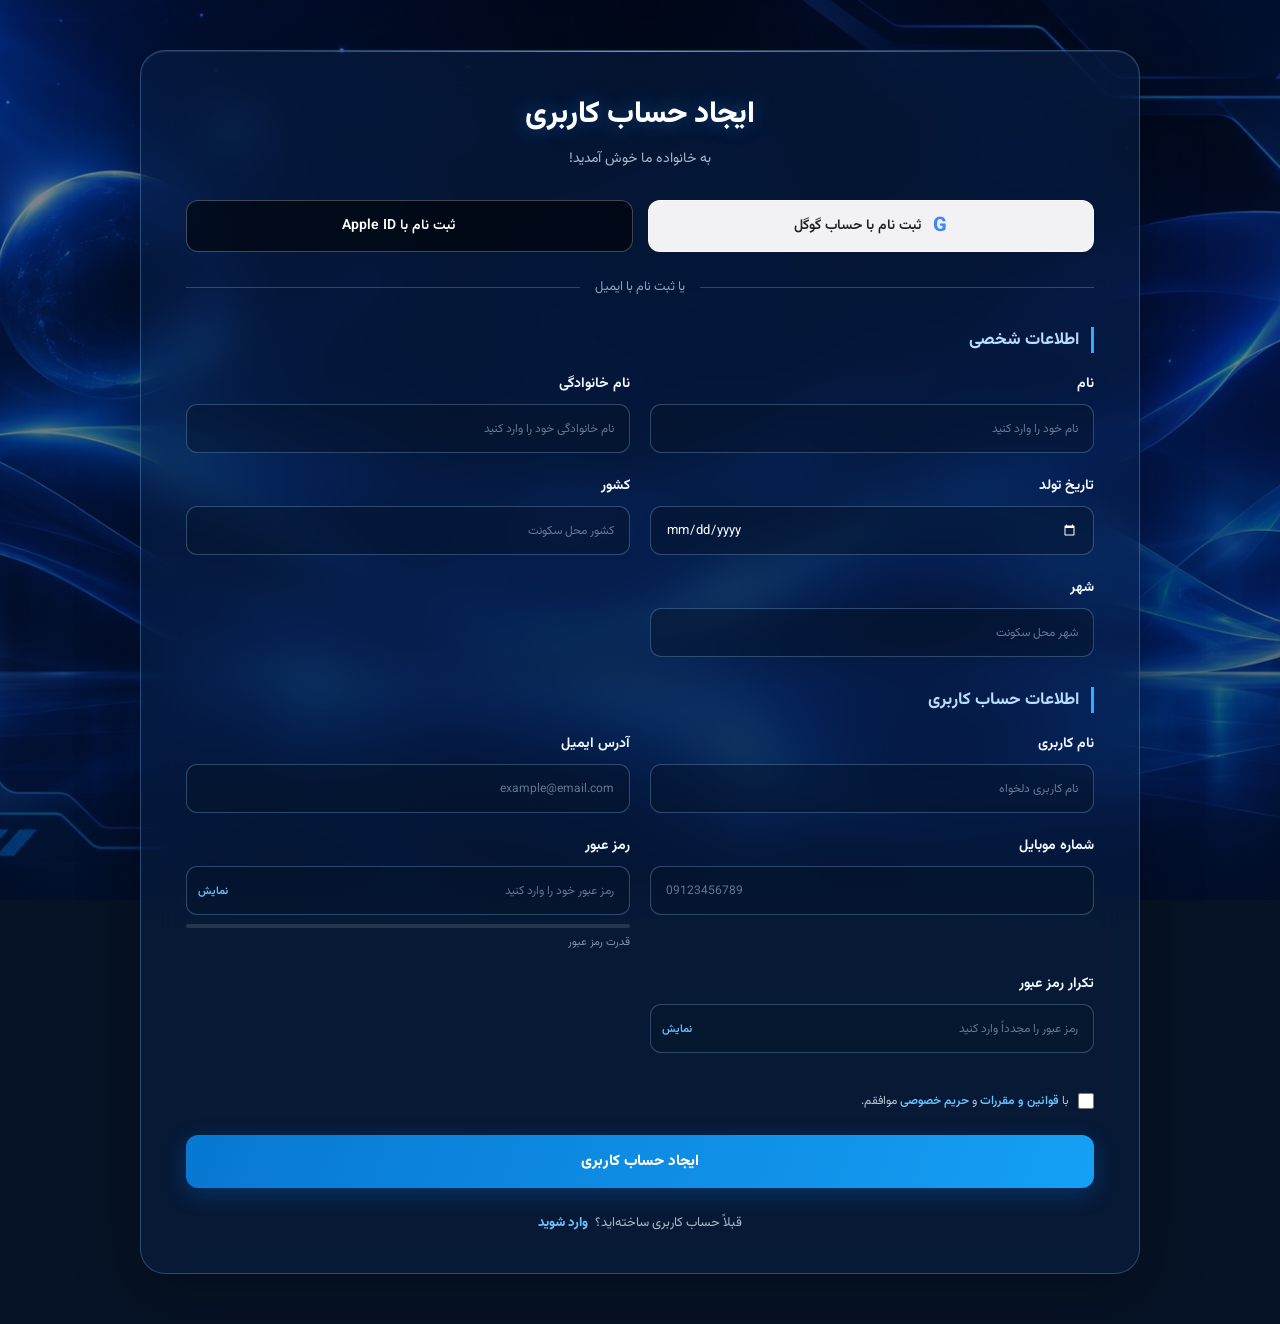
<file: register/register.html>
<!DOCTYPE html>    <!-- خب اینم صفحه ثبت نام ما -->

<html lang="fa" dir="rtl">

<head>

    <!-- بخش هد یا کله سایت -->

    <meta charset="UTF-8">   <!-- برای اینکه فارسی رو درست نشون بده -->
    <meta name="viewport" content="width=device-width, initial-scale=1.0">

    <title>ثبت نام</title>

    <link rel="stylesheet" href="register.css">  <!-- وصل کردن فایل css -->

    <link rel="preconnect" href="https://fonts.googleapis.com">
    <link rel="preconnect" href="https://fonts.gstatic.com" crossorigin>

    <link href="https://fonts.googleapis.com/css2?family=Vazirmatn:wght@400;500;600;700;800&display=swap" rel="stylesheet">

</head>


<body class="register-page">


    <!-- بخش اصلی صفحه ثبت نام -->

    <main class="register-container">

        <section class="register-card">

            <header class="register-header">

                <h1>ایجاد حساب کاربری</h1>

                <p>به خانواده ما خوش آمدید!</p>

            </header>


            <!-- ثبت نام با گوگل و اپل -->

            <div class="social-register">

                <button type="button" class="google-register">
                    <span>G</span>
                    ثبت نام با حساب گوگل
                </button>

                <button type="button" class="apple-register">
                    <span></span>
                    ثبت نام با Apple ID
                </button>

            </div>


            <div class="register-divider">
                <span>یا ثبت نام با ایمیل</span>
            </div>


            <!-- اینجا فرم ثبت نام شروع میشه -->

            <form class="register-form" id="registerForm">

                <div class="form-section">

                    <h2>اطلاعات شخصی</h2>

                    <div class="form-grid">

                        <div class="input-group">
                            <label for="firstName">نام</label>
                            <input
                                type="text"
                                id="firstName"
                                name="firstName"
                                placeholder="نام خود را وارد کنید"
                                autocomplete="given-name"
                                required>
                        </div>

                        <div class="input-group">
                            <label for="lastName">نام خانوادگی</label>
                            <input
                                type="text"
                                id="lastName"
                                name="lastName"
                                placeholder="نام خانوادگی خود را وارد کنید"
                                autocomplete="family-name"
                                required>
                        </div>

                        <div class="input-group">
                            <label for="birthDate">تاریخ تولد</label>
                            <input
                                type="date"
                                id="birthDate"
                                name="birthDate">
                        </div>

                        <div class="input-group">
                            <label for="country">کشور</label>
                            <input
                                type="text"
                                id="country"
                                name="country"
                                placeholder="کشور محل سکونت">
                        </div>

                        <div class="input-group">
                            <label for="city">شهر</label>
                            <input
                                type="text"
                                id="city"
                                name="city"
                                placeholder="شهر محل سکونت">
                        </div>

                    </div>

                </div>


                <!-- بخش اطلاعات حساب کاربری -->

                <div class="form-section">

                    <h2>اطلاعات حساب کاربری</h2>

                    <div class="form-grid">

                        <div class="input-group">
                            <label for="username">نام کاربری</label>
                            <input
                                type="text"
                                id="username"
                                name="username"
                                placeholder="نام کاربری دلخواه"
                                autocomplete="username"
                                required>
                        </div>

                        <div class="input-group">
                            <label for="email">آدرس ایمیل</label>
                            <input
                                type="email"
                                id="email"
                                name="email"
                                placeholder="example@email.com"
                                autocomplete="email"
                                required>
                        </div>

                        <div class="input-group">
                            <label for="phone">شماره موبایل</label>
                            <input
                                type="tel"
                                id="phone"
                                name="phone"
                                placeholder="09123456789"
                                autocomplete="tel"
                                inputmode="tel"
                                required>
                        </div>

                        <div class="input-group">
                            <label for="password">رمز عبور</label>

                            <div class="password-wrapper">

                                <input
                                    type="password"
                                    id="password"
                                    name="password"
                                    placeholder="رمز عبور خود را وارد کنید"
                                    autocomplete="new-password"
                                    required>

                                <!-- دکمه نمایش رمز عبور -->

                                <button
                                    type="button"
                                    class="toggle-password"
                                    data-target="password"
                                    aria-label="نمایش رمز عبور">
                                    نمایش
                                </button>

                            </div>

                            <!-- میزان قوی بودن رمز عبور -->

                            <div class="password-strength">
                                <span class="strength-bar"></span>
                                <small class="strength-text">قدرت رمز عبور</small>
                            </div>

                        </div>

                        <div class="input-group">
                            <label for="confirmPassword">تکرار رمز عبور</label>

                            <div class="password-wrapper">

                                <input
                                    type="password"
                                    id="confirmPassword"
                                    name="confirmPassword"
                                    placeholder="رمز عبور را مجدداً وارد کنید"
                                    autocomplete="new-password"
                                    required>

                                <!-- اینم دکمه نمایش رمز تکرار شده -->

                                <button
                                    type="button"
                                    class="toggle-password"
                                    data-target="confirmPassword"
                                    aria-label="نمایش رمز عبور">
                                    نمایش
                                </button>

                            </div>

                            <small class="password-match"></small>

                        </div>

                    </div>

                </div>


                <!-- قوانین و مقررات سایت -->

                <div class="register-terms">

                    <label>
                        <input
                            type="checkbox"
                            id="terms"
                            name="terms"
                            required>

                        <span>
                            با
                            <a href="#" target="_blank">قوانین و مقررات</a>
                            و
                            <a href="#" target="_blank">حریم خصوصی</a>
                            موافقم.
                        </span>
                    </label>

                </div>


                <!-- دکمه ساخت حساب کاربری -->

                <button type="submit" class="register-submit">
                    ایجاد حساب کاربری
                </button>


                <!-- اگر قبلا حساب داشتیم از اینجا وارد میشیم -->

                <div class="login-link">

                    <span>قبلاً حساب کاربری ساخته‌اید؟</span>

                    <a href="../login/index.html">وارد شوید</a>

                </div>

            </form>

        </section>

    </main>

<!-- وصل کردن فایل جاوا اسکریپت به صفحه -->
<script src="register.js"></script>

</body>
</html>
</file>
<file: register/register.css>
/* صفحه ثبت نام و تنظیمات کلی */

* {
    margin: 0;
    padding: 0;
    box-sizing: border-box;
}


.register-page {

    font-family: 'Vazirmatn', sans-serif;
    min-height: 100vh;
    color: #ffffff;
    background-color: #061326;

    background-image:
        linear-gradient(
            rgba(2, 10, 27, 0.48),
            rgba(2, 10, 27, 0.62)
        ),
        url("image/register-desktop.jpg");

    background-size: cover;
    background-position: center;
    background-repeat: no-repeat;
    background-attachment: fixed;

    display: flex;
    justify-content: center;
    align-items: center;padding: 50px 20px;

}


/*محفظه اصلی صفحه ثبت نام */

.register-container {
    width: 100%;
    max-width: 1000px;

    display: flex;
    justify-content: center;
    align-items: center;
}


/* کارت شیشه ای ثبت نام */

.register-card {

    width: 100%;

    padding: 40px 45px;

    background: rgba(9, 35, 72, 0.48);
    border: 1px solid rgba(135, 205, 255, 0.28);
    border-radius: 25px;

    backdrop-filter: blur(22px);
    -webkit-backdrop-filter: blur(22px);

    box-shadow:
        0 15px 60px rgba(0, 0, 0, 0.35),
        inset 0 1px 1px rgba(255, 255, 255, 0.12);

    position: relative;
    overflow: hidden;
}


/* یه خط روشن بالای کارت */

.register-card::before {

    content: "";

    position: absolute;

    top: 0;
    right: 10%;

    width: 80%;
    height: 1px;

    background: linear-gradient(
        90deg,
        transparent,
        rgba(100, 190, 255, 0.8),
        transparent
    );

}


/* بخش عنوان صفحه */

.register-header {

    text-align: center;
    margin-bottom: 30px;

}

.register-header h1 {

    font-size: 30px;
    font-weight: 800;

    color: #ffffff;

    margin-bottom: 10px;

    text-shadow:
        0 0 20px rgba(55, 165, 255, 0.4);

}

.register-header p {

    font-size: 14px;
    font-weight: 400;

    color: rgba(225, 240, 255, 0.75);

}


/* دکمه های ثبت نام با گوگل و اپل */

.social-register {

    display: grid;

    grid-template-columns: repeat(2, 1fr);

    gap: 15px;

    margin-bottom: 25px;

}

.social-register button {

    width: 100%;
    height: 52px;

    display: flex;
    align-items: center;
    justify-content: center;

    gap: 12px;

    border-radius: 12px;

    font-family: inherit;
    font-size: 14px;
    font-weight: 600;

    cursor: pointer;

    transition: 0.3s ease;

}

.google-register {

    background: rgba(255, 255, 255, 0.95);

    color: #202124;

    border: 1px solid rgba(255, 255, 255, 0.5);

}

.google-register span {

    font-size: 20px;
    font-weight: 800;

    color: #4285F4;

}

.apple-register {

    background: rgba(0, 0, 0, 0.55);

    color: #ffffff;

    border: 1px solid rgba(255, 255, 255, 0.25);

}

.apple-register span {

    font-size: 23px;

}

.social-register button:hover {

    transform: translateY(-3px);

    box-shadow:
        0 8px 22px rgba(0, 0, 0, 0.25);

}


/* خط جدا کننده بین دکمه ها و فرم */

.register-divider {

    display: flex;
    align-items: center;

    gap: 15px;

    margin: 25px 0 30px;

    color: rgba(220, 235, 255, 0.65);

    font-size: 13px;

}

.register-divider::before,
.register-divider::after {

    content: "";

    height: 1px;

    flex: 1;

    background: rgba(180, 215, 255, 0.25);

}


/* بخش های مختلف فرم ثبت نام */

.register-form {

    width: 100%;

}

.form-section {

    margin-bottom: 30px;

}

.form-section h2 {

    font-size: 17px;
    font-weight: 700;

    color: #b8ddff;

    margin-bottom: 20px;

    padding-right: 12px;

    border-right: 3px solid #36aaff;

}


/* چیدن ورودی ها کنار هم */

.form-grid {

    display: grid;

    grid-template-columns: repeat(2, minmax(0, 1fr));

    gap: 22px 20px;

}


/* تنظیمات هر قسمت از ورودی ها */

.input-group {

    display: flex;
    flex-direction: column;

    gap: 9px;

    min-width: 0;

}

.input-group label {

    font-size: 14px;
    font-weight: 700;

    color: #f0f7ff;

}

.input-group input {

    width: 100%;
    height: 49px;

    padding: 0 15px;

    border-radius: 11px;

    outline: none;

    border: 1px solid rgba(155, 205, 255, 0.28);

    background: rgba(5, 20, 43, 0.48);

    color: #ffffff;

    font-family: inherit;
    font-size: 13px;

    transition: 0.3s ease;

}

.input-group input::placeholder {

    color: rgba(205, 225, 245, 0.48);

    font-size: 12px;

}

.input-group input:focus {

    border-color: #45b4ff;

    background: rgba(9, 42, 79, 0.7);

    box-shadow:
        0 0 0 3px rgba(45, 165, 255, 0.12),
        0 0 15px rgba(45, 165, 255, 0.12);

}


/* تنظیمات قسمت انتخاب تاریخ */

.input-group input[type="date"] {

    color-scheme: dark;

    cursor: pointer;

}


/* محفظه مربوط به رمز عبور */

.password-wrapper {

    position: relative;

    width: 100%;

}

.password-wrapper input {

    padding-left: 65px;

}


/* دکمه نمایش و مخفی کردن رمز */

.toggle-password {

    position: absolute;

    left: 12px;
    top: 50%;

    transform: translateY(-50%);

    border: none;
    outline: none;

    background: transparent;

    color: #67c1ff;

    font-family: inherit;
    font-size: 11px;
    font-weight: 600;

    cursor: pointer;

    transition: 0.2s ease;

}

.toggle-password:hover {

    color: #ffffff;

}


/* میزان قدرت رمز عبور */

.password-strength {

    display: flex;
    flex-direction: column;

    gap: 6px;

}

.strength-bar {

    width: 100%;
    height: 4px;

    display: block;

    border-radius: 10px;

    background: rgba(255, 255, 255, 0.12);

}

.strength-text {

    color: rgba(210, 230, 255, 0.6);

    font-size: 11px;

}


/* بررسی یکی بودن رمزها */

.password-match {

    font-size: 11px;

    color: #9ed5ff;

}


/* قوانین و شرایط ثبت نام */

.register-terms {

    margin: 25px 0;

    color: rgba(230, 242, 255, 0.8);

    font-size: 12px;

}

.register-terms label {

    display: flex;
    align-items: center;

    gap: 9px;

    cursor: pointer;

}

.register-terms input {

    width: 16px;
    height: 16px;

    accent-color: #219eff;

    cursor: pointer;

}

.register-terms a {

    color: #69c5ff;

    text-decoration: none;

    font-weight: 600;

}

.register-terms a:hover {

    text-decoration: underline;

}


/* دکمه نهایی ثبت نام */

.register-submit {

    width: 100%;
    height: 53px;

    border: none;
    border-radius: 12px;

    background: linear-gradient(
        110deg,
        #0878d1,
        #159ff5,
        #0878d1
    );

    background-size: 200% 100%;

    color: #ffffff;

    font-family: inherit;
    font-size: 15px;
    font-weight: 800;

    cursor: pointer;

    transition: 0.35s ease;

    box-shadow:
        0 6px 22px rgba(0, 130, 255, 0.25);

}

.register-submit:hover {

    background-position: 100% 0;

    transform: translateY(-2px);

    box-shadow:
        0 9px 28px rgba(0, 145, 255, 0.4);

}

.register-submit:active {

    transform: translateY(0);

}


/* لینک برگشت به صفحه ورود */

.login-link {

    display: flex;
    justify-content: center;
    align-items: center;

    gap: 7px;

    margin-top: 25px;

    font-size: 13px;

    color: rgba(225, 240, 255, 0.75);

}

.login-link a {

    color: #65c2ff;

    font-weight: 800;

    text-decoration: none;

    transition: 0.2s ease;

}

.login-link a:hover {

    color: #ffffff;

    text-shadow:
        0 0 12px rgba(80, 180, 255, 0.6);

}


/* تنظیمات صفحه برای تبلت */

@media screen and (max-width: 768px) {

    .register-page {

        padding: 35px 18px;

        background-attachment: scroll;

    }

    .register-container {

        max-width: 600px;

    }

    .register-card {

        padding: 35px 28px;

        border-radius: 22px;

    }

    .register-header h1 {

        font-size: 26px;

    }

}


/* تنظیمات صفحه برای موبایل */

@media screen and (max-width: 550px) {

    .register-page {

        padding: 22px 12px;

        background-image:
            linear-gradient(
                rgba(2, 10, 27, 0.52),
                rgba(2, 10, 27, 0.68)
            ),
            url("image/register-mobile.jpg");

        background-size: cover;
        background-position: center;
        background-attachment: scroll;

    }

    .register-container {

        width: 100%;

    }

    .register-card {

        padding: 28px 20px;

        border-radius: 19px;

        backdrop-filter: blur(18px);
        -webkit-backdrop-filter: blur(18px);

    }

    .register-header {

        margin-bottom: 25px;

    }

    .register-header h1 {

        font-size: 23px;

    }

    .register-header p {

        font-size: 12px;

    }

    .social-register {

        grid-template-columns: 1fr;

        gap: 11px;

    }

    .social-register button {

        height: 48px;

        font-size: 13px;

    }

    .register-divider {

        margin: 23px 0;

    }

    .form-grid {

        grid-template-columns: 1fr;

        gap: 19px;

    }

    .form-section h2 {

        font-size: 15px;

    }

    .input-group label {

        font-size: 13px;

    }

    .input-group input {

        height: 47px;

        font-size: 12px;

    }

    .register-submit {

        height: 50px;

        font-size: 14px;

    }

    .login-link {

        flex-wrap: wrap;

        font-size: 12px;

    }

}


/* تنظیمات برای گوشی های کوچیک */

@media screen and (max-width: 360px) {

    .register-page {

        padding: 15px 9px;

    }

    .register-card {

        padding: 24px 15px;

    }

    .register-header h1 {

        font-size: 21px;

    }

    .register-divider {

        font-size: 11px;

    }

}
</file>
